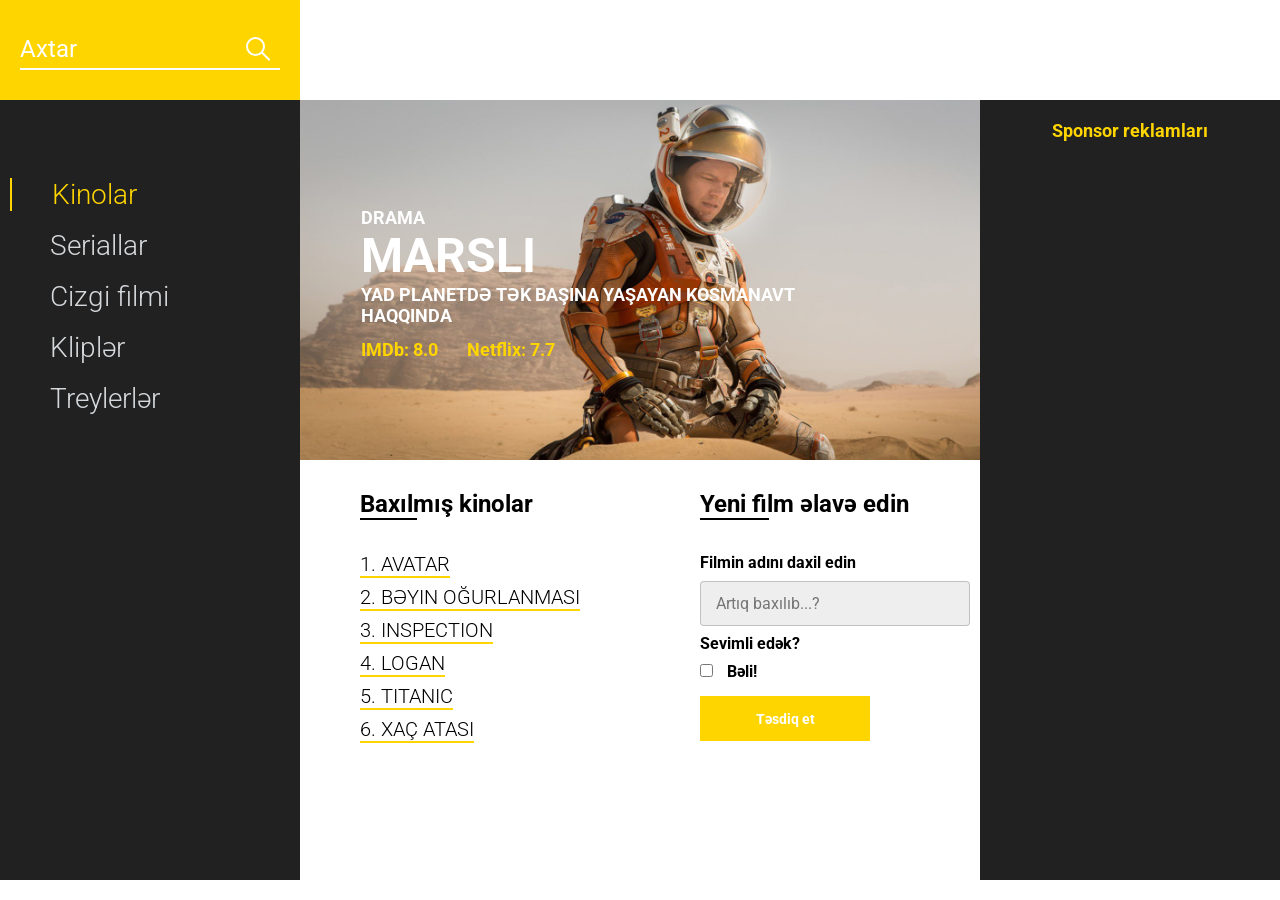
<file: index.html>
<!DOCTYPE html>
<html lang="en">
<head>
    <meta charset="UTF-8">
    <meta name="viewport" content="width=device-width, initial-scale=1.0">
    <title>JavaScript Movie DB</title>
    <link href="https://fonts.googleapis.com/css?family=Roboto:300,400,700&display=swap&subset=cyrillic-ext" rel="stylesheet">
    <link rel="stylesheet" href="style.css">
</head>
<body>
    <header class="header">
        <div class="header_search">
            <form action="#">
                <input type="text" placeholder="Axtar">
            </form>
        </div>
        <div class="header_logo">
            <!-- <img src="icons/logo.png" alt="logo" width="100px"> -->
        </div>
    </header>
    <main class="promo">
        <div class="promo_menu">
            <nav class="promo_menu-list">
                <ul>
                    <li><a class="promo_menu-item promo_menu-item_active" href="#">Kinolar</a></li>
                    <li><a class="promo_menu-item" href="#">Seriallar</a></li>
                    <li><a class="promo_menu-item" href="#">Cizgi filmi</a></li>
                    <li><a class="promo_menu-item" href="#">Kliplər</a></li>
                    <li><a class="promo_menu-item" href="#">Treylerlər</a></li>
                </ul>
            </nav>
        </div>
        <div class="promo_content">
            <div class="promo_bg">
                <div class="promo_genre">Komediya</div>
                <div class="promo_title">MARSLI</div>
                <div class="promo_descr">YAD PLANETDƏ TƏK BAŞINA YAŞAYAN KOSMANAVT HAQQINDA</div>
                <div class="promo_ratings">
                    <span>IMDb: 8.0</span>
                    <span>Netflix: 7.7</span>
                </div>
            </div>
            <div class="promo_interactive">
                <div>
                    <div class="promo_interactive-title">Baxılmış kinolar</div>
                    <ul class="promo_interactive-list">
                        <li class="promo_interactive-item">Rembo
                            <div class="delete"></div>
                        </li>
                        <li class="promo_interactive-item">LOST
                            <div class="delete"></div>
                        </li>
                        <li class="promo_interactive-item">Vikings
                            <div class="delete"></div>
                        </li>
                        <li class="promo_interactive-item">KON TIKI
                            <div class="delete"></div>
                        </li>
                        <li class="promo_interactive-item">Black Hawk Down
                            <div class="delete"></div>
                        </li>
                    </ul>
                </div>
                <div>
                    <form class="add">
                        <div class="promo_interactive-title">Yeni film əlavə edin</div>
                        <span>Filmin adını daxil edin</span>
                        <input class="adding_input" type="text" placeholder="Artıq baxılıb...?">
                        <span>Sevimli edək?</span>
                        <input type="checkbox">
                        <span class="yes">Bəli!</span>
                        <button>Təsdiq et</button>
                    </form>
                </div>
            </div>
        </div>
        <div class="promo_adv">
            <div class="promo_adv-title">Sponsor reklamları</div>
            <img src="img/2.png" alt="some picture">
            <img src="img/3.png" alt="some picture">
            <img src="img/4.png" alt="some picture">
        </div>
    </main>

    <script src="script.js"></script>
</body>
</html>
</file>
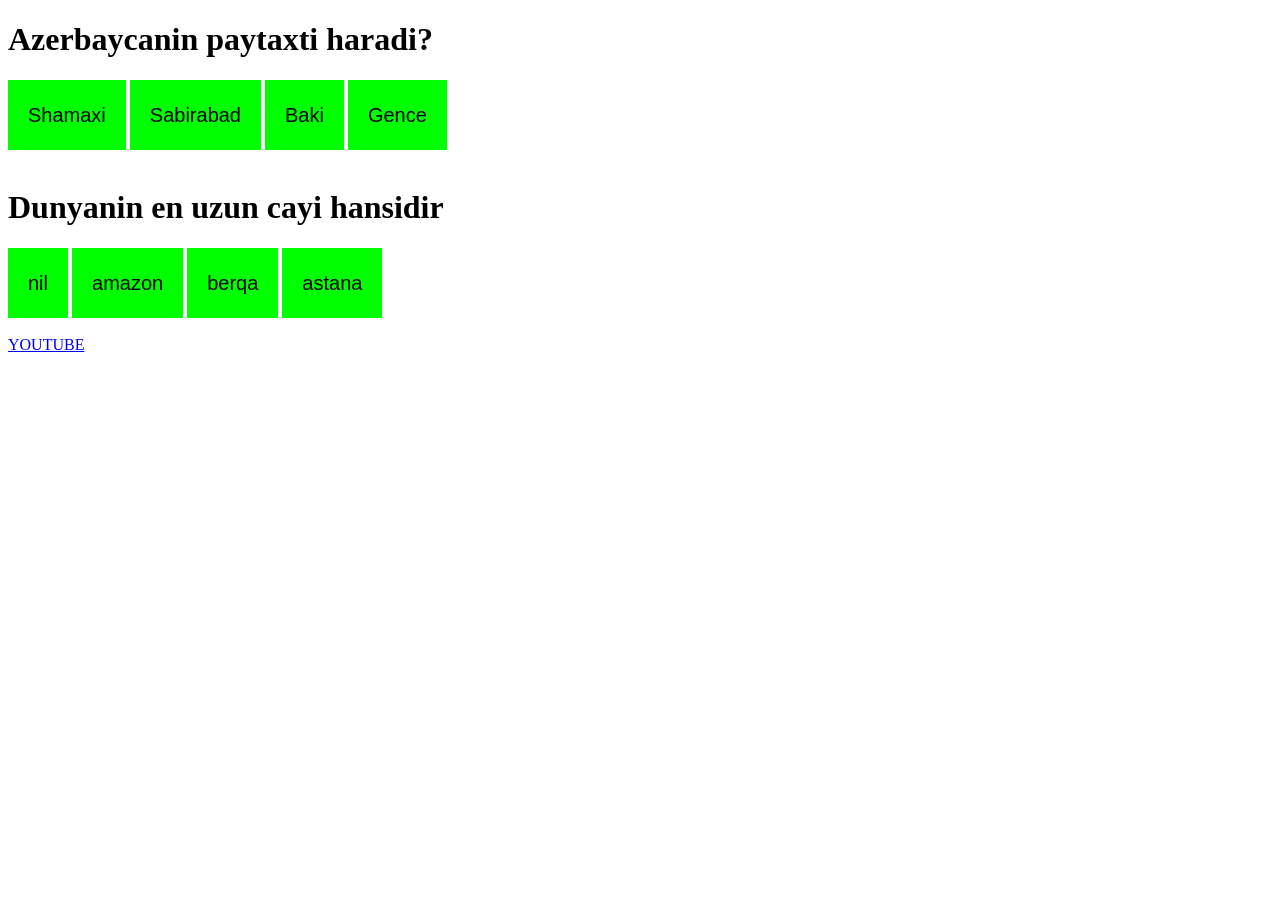
<file: event/index.html>
<!-- <!DOCTYPE html>
<html lang="en">
<head>
    <meta charset="UTF-8">
    <meta name="viewport" content="width=device-width, initial-scale=1.0">
    <title>Events</title>
    <style>
        button{
            line-height: 30px;
            background-color: lime;
            border: none;
            padding: 20px;
            font-size: 20px;
        }
    </style>
</head>
<body>
    <button id="btn">Click me</button>
    <button>Click me</button>
    <button>Click me</button><br><br>

    <a href="https://www.youtube.com">
        YOUTUBE
    </a>

    <script>
        // const btn = document.querySelectorAll('button');
    //   btn.forEach(element => {
    //       element.onclick = () => {
    //           alert('click me');
    //       }
    //       btn[1].onclick = () => {
    //           alert('2 ci ');
    //       }
    //       btn[2].onclick = () => {
    //           alert('3-cu ');
    //       }
          
    //   });


    // const btn = document.querySelector('button');

    // btn.addEventListener('click', () => {
    //     alert('first click')
    // })
    // btn.addEventListener('click', () => {
    //     alert('second click')
    // })
    // btn.addEventListener('click', () => {
    //     alert('third click')
    // })



    </script>
    


</body>
</html> -->

<!DOCTYPE html>
<html lang="en">
<head>
    <meta charset="UTF-8">
    <meta name="viewport" content="width=device-width, initial-scale=1.0">
    <title>Events</title>
    <style>
        button{
            line-height: 30px;
            background-color: lime;
            border: none;
            padding: 20px;
            font-size: 20px;
        }
    </style>
</head>
<body>
    <h1>Azerbaycanin paytaxti haradi?</h1>
    <button id="btn">Shamaxi</button>
    <button>Sabirabad</button>
    <button>Baki</button>
    <button>Gence</button><br><br>

    <h1>Dunyanin en uzun cayi hansidir</h1>
    <button id="btn">nil</button>
    <button>amazon</button>
    <button>berqa</button>
    <button>astana</button><br><br>

    <a href="https://www.youtube.com">
        YOUTUBE
    </a>

    <script>
        const btn = document.querySelectorAll('button');

        // btn.onclick = () => {
        //     alert('First click');
        // }

        // btn.onclick = () => {
        //     alert('Second click');
        // }

        btn[0].addEventListener('click', (hadise) => {
            hadise.target.style.backgroundColor = 'green';
            hadise.target.style.borderRadius = '20px';
        })
        btn[1].addEventListener('click', (hadise) => {
            hadise.target.style.backgroundColor = 'red';
            hadise.target.style.borderRadius = '20px';
        })
        btn[2].addEventListener('click', (hadise) => {
            hadise.target.style.backgroundColor = 'red';
            hadise.target.style.borderRadius = '20px';
        })
        btn[3].addEventListener('click', (hadise) => {
            hadise.target.style.backgroundColor = 'red';
            hadise.target.style.borderRadius = '20px';
        })


        
        btn[4].addEventListener('click', (hadiseler) => {
            hadiseler.target.style.backgroundColor = 'green';
            hadiseler.target.style.borderRadius = '20px';
        })
        btn[5].addEventListener('click', (hadiseler) => {
            hadiseler.target.style.backgroundColor = 'red';
            hadiseler.target.style.borderRadius = '20px';
        })
        btn[6].addEventListener('click', (hadiseler) => {
            hadiseler.target.style.backgroundColor = 'red';
            hadiseler.target.style.borderRadius = '20px';
        })
        btn[7].addEventListener('click', (hadiseler) => {
            hadiseler.target.style.backgroundColor = 'red';
            hadiseler.target.style.borderRadius = '20px';
        })





        // const btn = [button, button, button]
    </script>
    
</body>
</html>
</file>
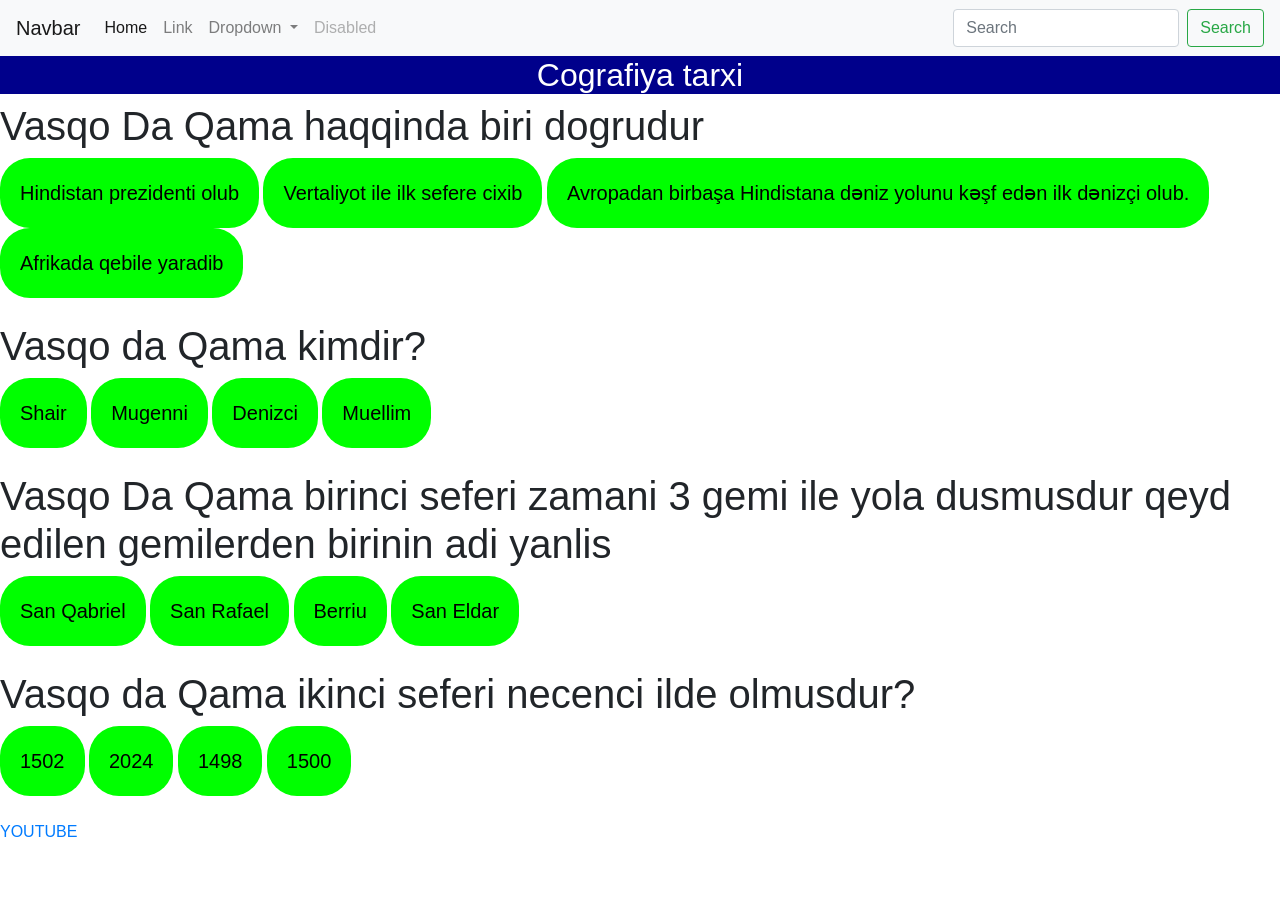
<file: event/eventler/index.html>
<!DOCTYPE html>
<html lang="en">
<head>
    <meta charset="UTF-8">
    <meta name="viewport" content="width=device-width, initial-scale=1.0">
    <title>Events</title>
    <link rel="stylesheet" href="https://cdn.jsdelivr.net/npm/bootstrap@4.0.0/dist/css/bootstrap.min.css" integrity="sha384-Gn5384xqQ1aoWXA+058RXPxPg6fy4IWvTNh0E263XmFcJlSAwiGgFAW/dAiS6JXm" crossorigin="anonymous">
    <style>
        button{
            line-height: 30px;
            background-color: lime;
            border: none;
            padding: 20px;
            font-size: 20px;
            border-radius: 30px;
        }
        

        h2{
            text-align: center;
            background-color: darkblue;
            color: white;
        }
    </style>
</head>
<body>



    <nav class="navbar navbar-expand-lg navbar-light bg-light">
        <a class="navbar-brand" href="#">Navbar</a>
        <button class="navbar-toggler" type="button" data-toggle="collapse" data-target="#navbarSupportedContent" aria-controls="navbarSupportedContent" aria-expanded="false" aria-label="Toggle navigation">
          <span class="navbar-toggler-icon"></span>
        </button>
      
        <div class="collapse navbar-collapse" id="navbarSupportedContent">
          <ul class="navbar-nav mr-auto">
            <li class="nav-item active">
              <a class="nav-link" href="#">Home <span class="sr-only">(current)</span></a>
            </li>
            <li class="nav-item">
              <a class="nav-link" href="#">Link</a>
            </li>
            <li class="nav-item dropdown">
              <a class="nav-link dropdown-toggle" href="#" id="navbarDropdown" role="button" data-toggle="dropdown" aria-haspopup="true" aria-expanded="false">
                Dropdown
              </a>
              <div class="dropdown-menu" aria-labelledby="navbarDropdown">
                <a class="dropdown-item" href="#">Action</a>
                <a class="dropdown-item" href="#">Another action</a>
                <div class="dropdown-divider"></div>
                <a class="dropdown-item" href="#">Something else here</a>
              </div>
            </li>
            <li class="nav-item">
              <a class="nav-link disabled" href="#">Disabled</a>
            </li>
          </ul>
          <form class="form-inline my-2 my-lg-0">
            <input class="form-control mr-sm-2" type="search" placeholder="Search" aria-label="Search">
            <button class="btn btn-outline-success my-2 my-sm-0" type="submit">Search</button>
          </form>
        </div>
      </nav>




      <h2>Cografiya tarxi </h2> 
    <h1>Vasqo Da Qama haqqinda biri dogrudur</h1>
    <button id="btn">Hindistan prezidenti olub</button>
    <button>Vertaliyot ile ilk sefere cixib</button>
    <button>Avropadan birbaşa Hindistana dəniz yolunu kəşf edən ilk dənizçi olub.</button>
    <button>Afrikada qebile yaradib</button><br><br>

    <h1>Vasqo da Qama kimdir?</h1>
    <button id="btn">Shair</button>
    <button>Mugenni</button>
    <button>Denizci</button>
    <button>Muellim</button><br><br>

    <h1> Vasqo Da Qama birinci seferi zamani 3 gemi ile yola dusmusdur qeyd edilen gemilerden birinin adi yanlis </h1>
    <button id="btn">San Qabriel</button>
    <button>San Rafael</button>
    <button>Berriu</button>
    <button>San Eldar</button><br><br>


    <h1>Vasqo da Qama  ikinci seferi necenci ilde olmusdur?</h1>
    <button id="btn">1502</button>
    <button>2024</button>
    <button>1498</button>
    <button>1500</button><br><br>

    <a href="https://www.youtube.com">
        YOUTUBE
    </a>

    <script>
        const btn = document.querySelectorAll('button');


        // btn.onclick = () => {
        //     alert('First click');
        // }

        // btn.onclick = () => {
        //     alert('Second click');
        // }

        btn[2].addEventListener('click', (hadise) => {
            hadise.target.style.backgroundColor = 'red';
            hadise.target.style.borderRadius = '20px';
        })
        btn[3].addEventListener('click', (hadise) => {
            hadise.target.style.backgroundColor = 'red';
            hadise.target.style.borderRadius = '20px';
        })
        btn[4].addEventListener('click', (hadise) => {
            hadise.target.style.backgroundColor = 'green';
            hadise.target.style.borderRadius = '20px';
        })
        btn[5].addEventListener('click', (hadise) => {
            hadise.target.style.backgroundColor = 'red';
            hadise.target.style.borderRadius = '20px';
        })

        btn[6].addEventListener('click', (hadise) => {
            hadise.target.style.backgroundColor = 'red';
            hadise.target.style.borderRadius = '20px';

        })




        btn[7].addEventListener('click', (hadise) => {
            hadise.target.style.backgroundColor = 'red';
            hadise.target.style.borderRadius = '20px';
        })
        btn[8].addEventListener('click', (hadise) => {
            hadise.target.style.backgroundColor = 'green';
            hadise.target.style.borderRadius = '20px';
        })
        btn[9].addEventListener('click', (hadise) => {
            hadise.target.style.backgroundColor = 'red';
            hadise.target.style.borderRadius = '20px';
        })





        btn[10].addEventListener('click', (hadise) => {
            hadise.target.style.backgroundColor = 'red';
            hadise.target.style.borderRadius = '20px';
        })



        btn[11].addEventListener('click', (hadise) => {
            hadise.target.style.backgroundColor = 'red';
            hadise.target.style.borderRadius = '20px';
        })
       
        btn[12].addEventListener('click', (hadise) => {
            hadise.target.style.backgroundColor = 'red';
            hadise.target.style.borderRadius = '20px';
        })
        btn[13].addEventListener('click', (hadise) => {
            hadise.target.style.backgroundColor = 'green';
            hadise.target.style.borderRadius = '20px';
        })



        btn[14].addEventListener('click', (hadise) => {
            hadise.target.style.backgroundColor = 'green';
            hadise.target.style.borderRadius = '20px';
        })
        btn[15].addEventListener('click', (hadise) => {
            hadise.target.style.backgroundColor = 'red';
            hadise.target.style.borderRadius = '20px';
        })
        btn[16].addEventListener('click', (hadise) => {
            hadise.target.style.backgroundColor = 'red';
            hadise.target.style.borderRadius = '20px';
        })
       
        btn[17].addEventListener('click', (hadise) => {
            hadise.target.style.backgroundColor = 'red';
            hadise.target.style.borderRadius = '20px';
        })

        btn[18].addEventListener('click', (hadise) => {
            hadise.target.style.backgroundColor = 'red';
            hadise.target.style.borderRadius = '20px';
        })
        

    </script>
    

    <script src="https://code.jquery.com/jquery-3.2.1.slim.min.js" integrity="sha384-KJ3o2DKtIkvYIK3UENzmM7KCkRr/rE9/Qpg6aAZGJwFDMVNA/GpGFF93hXpG5KkN" crossorigin="anonymous"></script>
<script src="https://cdn.jsdelivr.net/npm/popper.js@1.12.9/dist/umd/popper.min.js" integrity="sha384-ApNbgh9B+Y1QKtv3Rn7W3mgPxhU9K/ScQsAP7hUibX39j7fakFPskvXusvfa0b4Q" crossorigin="anonymous"></script>
<script src="https://cdn.jsdelivr.net/npm/bootstrap@4.0.0/dist/js/bootstrap.min.js" integrity="sha384-JZR6Spejh4U02d8jOt6vLEHfe/JQGiRRSQQxSfFWpi1MquVdAyjUar5+76PVCmYl" crossorigin="anonymous"></script>
</body>
</html>
</file>
<file: style.css>
* {
    box-sizing: border-box;
    margin: 0;
    padding: 0;
    font-family: 'Roboto', sans-serif
}

.header {
    display: flex;
    height: 100px
}

.header_search {
    display: flex;
    justify-content: center;
    align-items: center;
    height: 100%;
    width: 300px;
    background: #FFD500
}

.header_search form {
    position: relative;
    width: 260px;
    height: 30px
}

.header_search form input {
    width: 100%;
    border: none;
    border-bottom: 2px solid #fff;
    background-color: transparent;
    color: #fff;
    font-size: 24px;
    line-height: 28px;
    padding-bottom: 5px;
    outline: none
}

.header_search form input::placeholder {
    color: #fff
}

.header_search form:after {
    content: '';
    display: block;
    position: absolute;
    top: 2px;
    right: 10px;
    background: url("icons/search.svg");
    width: 24px;
    height: 24px
}

.header_logo {
    display: flex;
    justify-content: center;
    align-items: center;
    height: 100%;
    width: calc(100% - 360px)
}

.promo {
    height: 780px;
    display: flex
}

.promo_menu {
    width: 300px;
    height: 100%;
    background: #212121;
    padding: 60px 0 0 10px
}

.promo_menu-item {
    display: block;
    font-size: 28px;
    line-height: 33px;
    color: #D6D9DC;
    text-decoration: none;
    font-weight: 300;
    padding-left: 40px;
    margin-top: 18px
}

.promo_menu-item:hover {
    color: #FFD500
}

.promo_menu-item_active {
    border-left: 2px solid #FFD500;
    color: #FFD500
}

.promo_content {
    width: calc(100% - 600px)
}

.promo_bg {
    height: 360px;
    background: url("img/mars.webp") center/cover no-repeat;
    background-position: top;
    padding: 107px 0 0 61px
}

.promo_genre {
    font-weight: bold;
    font-size: 18px;
    line-height: 21px;
    color: #FFFFFF;
    text-transform: uppercase
}

.promo_title {
    font-weight: bold;
    font-size: 48px;
    line-height: 56px;
    color: #FFFFFF;
    text-transform: uppercase
}

.promo_descr {
    width: 481px;
    font-weight: bold;
    font-size: 18px;
    line-height: 21px;
    color: #FFFFFF;
    text-transform: uppercase
}

.promo_ratings {
    margin-top: 13px
}

.promo_ratings span {
    font-weight: bold;
    font-size: 18px;
    line-height: 21px;
    color: #FFD500;
    margin-right: 25px
}

.promo_interactive {
    display: flex
}

.promo_interactive>div {
    width: 50%;
    padding: 30px 0 0 60px
}

.promo_interactive-title {
    display: inline-block;
    font-weight: bold;
    font-size: 24px;
    line-height: 28px;
    color: #000000
}

.promo_interactive-title:after {
    content: '';
    display: block;
    width: 33%;
    height: 2px;
    background-color: #000
}

.promo_interactive-list {
    list-style-type: none;
    margin-top: 35px;
    display: flex;
    flex-direction: column;
    align-items: flex-start
}

.promo_interactive-item {
    display: inline-block;
    position: relative;
    font-weight: 300;
    font-size: 20px;
    line-height: 18px;
    color: #000000;
    margin-bottom: 15px;
    padding-right: 40px;
    text-transform: uppercase
}

.promo_interactive-item span {
    display: block;
    position: absolute;
    left: -30px;
    top: 50%;
    transform: translateY(-50%);
    width: 20px;
    height: 20px;
    background: url("icons/Star.svg") center/cover no-repeat;
}

.promo_interactive-item:before {
    content: '';
    position: absolute;
    bottom: -5px;
    display: block;
    width: calc(100% - 40px);
    height: 2px;
    background-color: #FFD500
}

.promo_interactive-item:hover .delete {
    content: '';
    display: block;
    position: absolute;
    right: 0px;
    top: 50%;
    transform: translateY(-50%);
    width: 20px;
    height: 20px;
    background: url("icons/trash.png") center/cover no-repeat;
    cursor: pointer
}

.promo_interactive .add .promo_interactive-title {
    margin-bottom: 25px
}

.promo_interactive .add span {
    display: block;
    margin: 10px 0;
    font-weight: bold;
    font-size: 16px;
    line-height: 16px;
    color: #000000
}

.promo_interactive .add .yes {
    display: inline;
    margin-left: 10px
}

.promo_interactive .add input[type="text"] {
    width: 270px;
    height: 45px;
    line-height: 50px;
    font-size: 16px;
    background: rgba(196, 196, 196, 0.29);
    border: 1px solid rgba(0, 0, 0, 0.19);
    padding: 0 15px;
    outline: none;
    border-radius: 4px
}

.promo_interactive .add button {
    display: block;
    margin-top: 15px;
    width: 170px;
    height: 45px;
    background: #FFD500;
    font-weight: bold;
    font-size: 14px;
    line-height: 14px;
    color: #FFFFFF;
    border: none;
    outline: none;
    cursor: pointer
}

.promo_interactive .add button:active {
    transform: scale(0.95)
}

.promo_adv {
    background: #212121;
    width: 300px;
    height: 100%
}

.promo_adv-title {
    font-weight: bold;
    font-size: 18px;
    line-height: 21px;
    color: #FFD500;
    margin: 20px 0;
    text-align: center
}

.promo_adv img {
    width: 100%;
    margin-bottom: 10px
}
</file>
